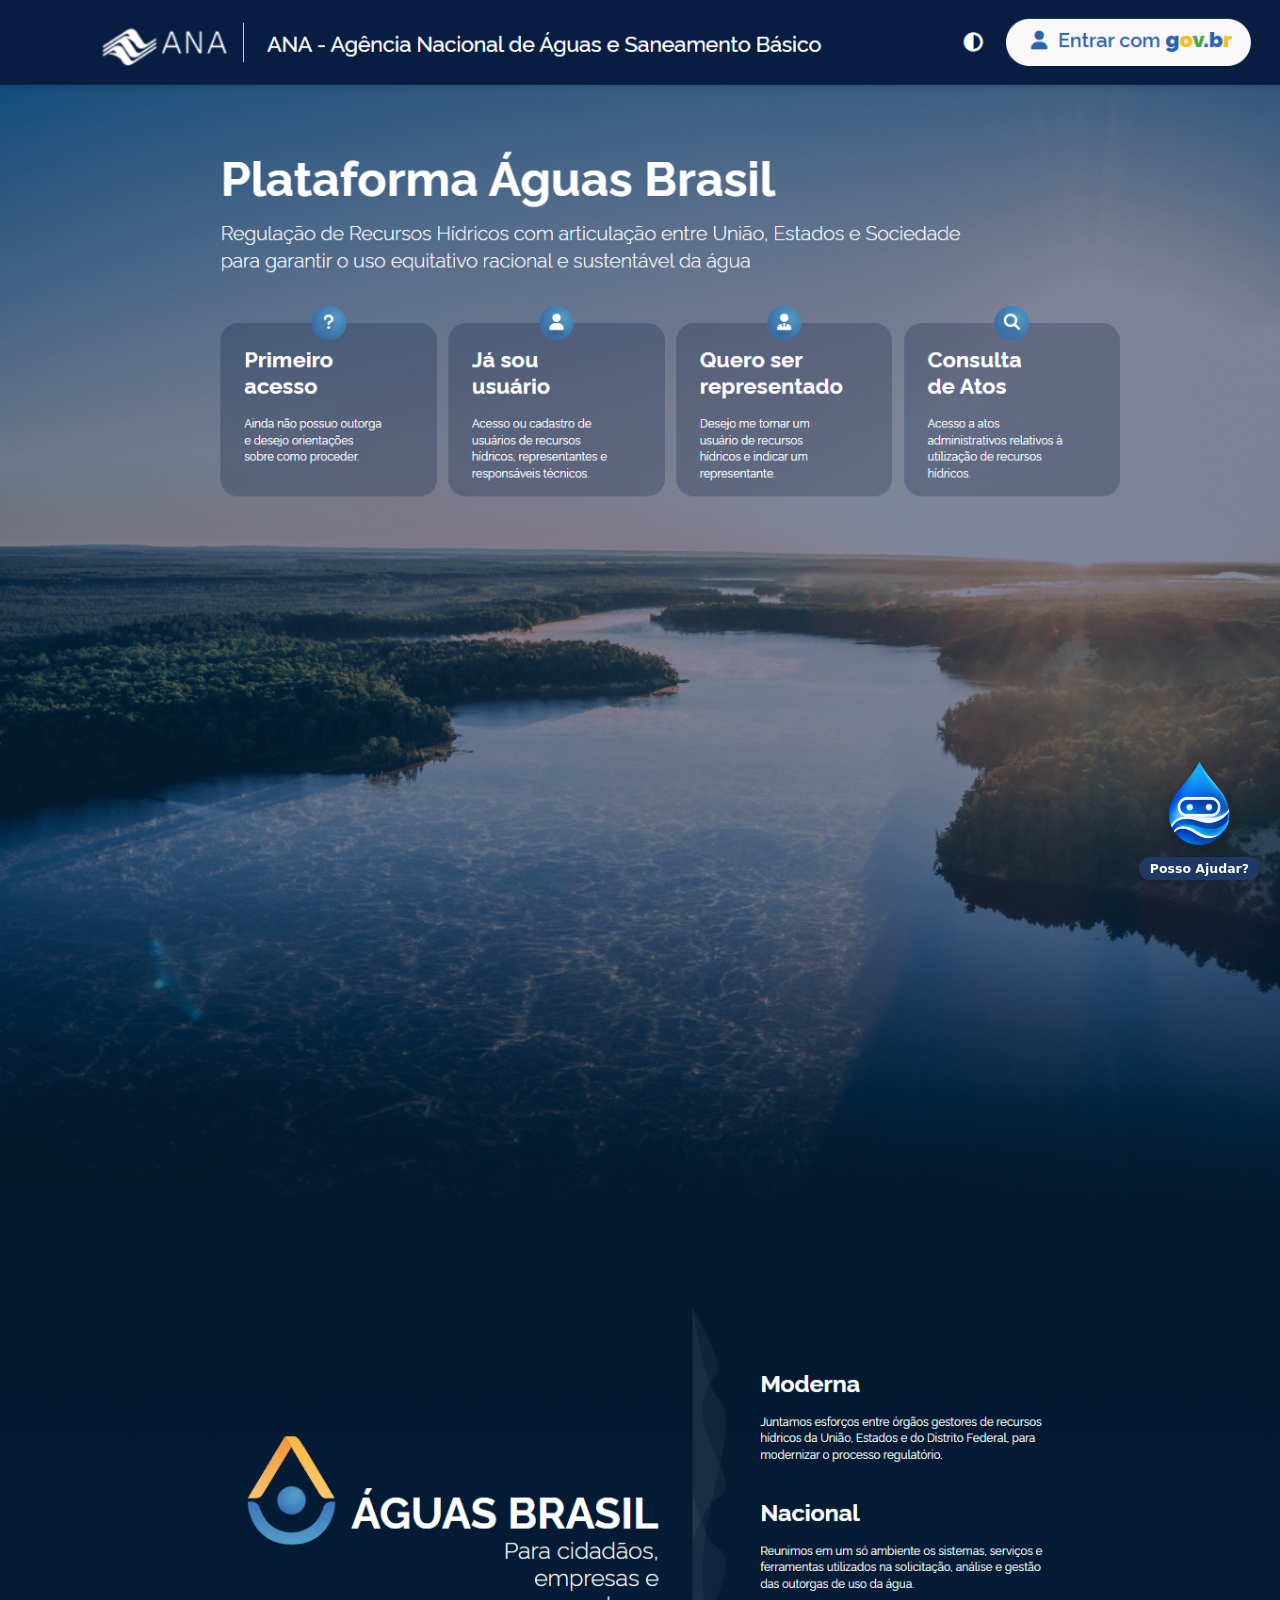
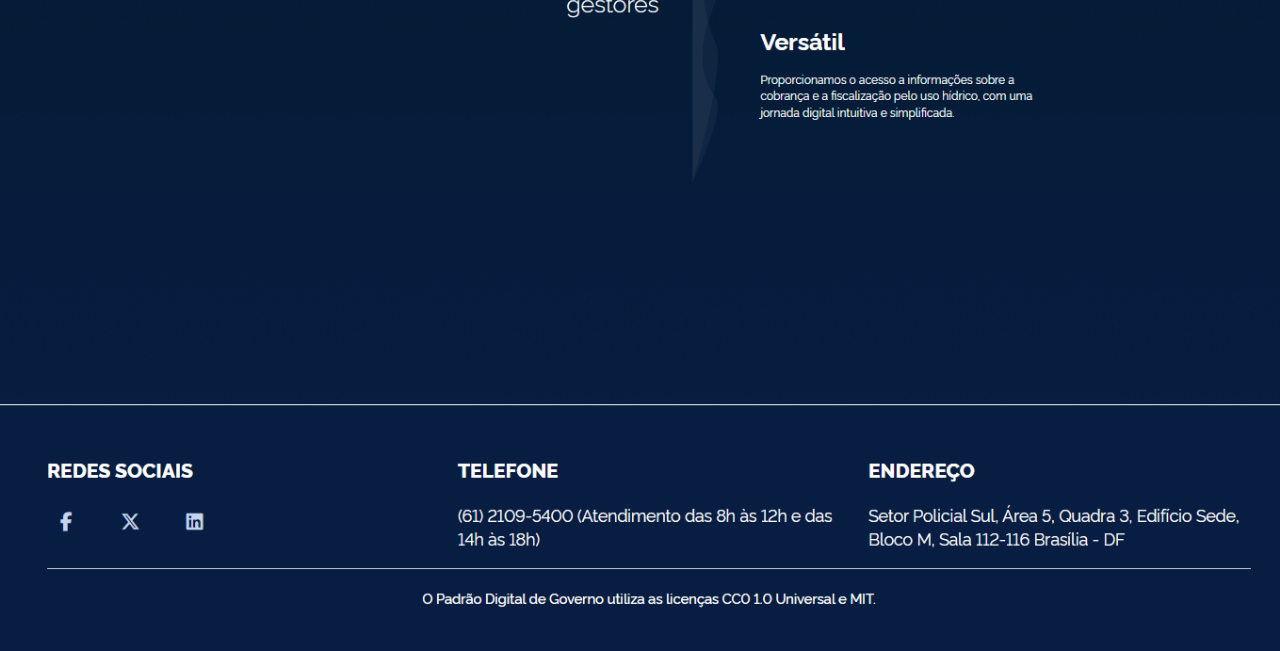
<file: web/demo.html>
<!doctype html>
<html lang="pt-BR">
<head>
  <meta charset="utf-8">
  <meta name="viewport" content="width=device-width, initial-scale=1">
  <title>Plataforma Aguas Brasil (demonstracao)</title>
  <link rel="stylesheet" href="/web/widget.css">
  <style>
    html, body { margin: 0; background: #0a1e3a; }
    /* A imagem real do portal e o fundo/pagina; o widget flutua por cima. */
    .portal { display: block; width: 100%; max-width: 1359px; margin: 0 auto; height: auto; }
  </style>
</head>
<body>
  <img class="portal" src="/web/fundo_portal.png"
       alt="Plataforma Aguas Brasil (imagem do portal - demonstracao)">

  <!-- Assistente virtual (widget) flutuando sobre a pagina -->
  <script src="/web/widget.js" data-api=""></script>
</body>
</html>
</file>
<file: web/widget.css>
/* Widget Aguas Brasil - estilo sobrio, uma cor de destaque (azul-marinho) */
.abw-root { --abw-accent:#1f3864; --abw-accent-2:#2a4a7f; --abw-bg:#ffffff;
  --abw-user:#e7edf6; --abw-bot:#f4f5f7; --abw-text:#1c1f24; --abw-muted:#5b6470;
  position:fixed; bottom:20px; right:20px; z-index:2147483000;
  font-family:'Segoe UI',system-ui,Arial,sans-serif; }

/* Lancador: logo (imagem) + legenda "Posso Ajudar?" abaixo. */
.abw-launcher { display:flex; flex-direction:column; align-items:center; gap:6px;
  cursor:pointer; user-select:none; }
.abw-launcher img { width:92px; height:92px; object-fit:contain; display:block;
  filter:drop-shadow(0 5px 11px rgba(0,0,0,.32)); transition:transform .12s ease; }
.abw-launcher:hover img { transform:scale(1.05); }
.abw-launcher .abw-caption { background:var(--abw-accent); color:#fff; font-size:12.5px;
  font-weight:600; padding:4px 11px; border-radius:14px; white-space:nowrap;
  box-shadow:0 3px 10px rgba(0,0,0,.2); }
/* Quando o chat esta aberto, o lancador some (fecha-se pelo "x" do card). */
.abw-root.abw-open .abw-launcher { display:none; }

.abw-panel { position:absolute; bottom:0; right:0; width:420px; max-width:calc(100vw - 32px);
  height:580px; max-height:calc(100vh - 120px); background:var(--abw-bg);
  border:1px solid #d6d9de; border-radius:12px; box-shadow:0 12px 40px rgba(0,0,0,.22);
  display:none; flex-direction:column; overflow:hidden; }
.abw-root.abw-open .abw-panel { display:flex; }

/* Janela maximizada: ocupa quase toda a tela, ancorada a direita. */
.abw-root.abw-maximized .abw-panel { position:fixed; top:20px; right:20px; bottom:20px;
  left:auto; width:min(960px, calc(100vw - 40px)); height:auto; max-height:none; }

.abw-header { background:var(--abw-accent); color:#fff; padding:15px 16px; position:relative; }
.abw-brand { display:flex; align-items:center; gap:10px; padding-right:64px; }
.abw-headlogo { width:46px; height:46px; object-fit:contain; flex:0 0 auto;
  filter:drop-shadow(0 1px 2px rgba(0,0,0,.4)); }
.abw-header h3 { margin:0; font-size:16.5px; font-weight:600; }
.abw-header p { margin:3px 0 0; font-size:12.5px; opacity:.85; }
.abw-header .abw-max, .abw-header .abw-close { position:absolute; top:14px; background:none;
  border:none; color:#fff; cursor:pointer; padding:4px; line-height:1; }
.abw-header .abw-close { right:12px; font-size:22px; }
.abw-header .abw-max { right:46px; }
.abw-header .abw-max i { display:block; width:13px; height:13px; border:1.7px solid #fff;
  border-radius:2px; position:relative; }
.abw-root.abw-maximized .abw-header .abw-max i { width:9px; height:9px; }
.abw-root.abw-maximized .abw-header .abw-max i::after { content:""; position:absolute;
  width:9px; height:9px; border:1.7px solid #fff; border-radius:2px; top:-4px; right:-4px;
  background:var(--abw-accent); }

.abw-body { flex:1; overflow-y:auto; padding:16px; background:#fbfbfc; }
.abw-msg { max-width:85%; padding:11px 14px; border-radius:12px; margin-bottom:12px;
  font-size:15px; line-height:1.5; white-space:pre-wrap; word-wrap:break-word; }
.abw-msg.bot { background:var(--abw-bot); color:var(--abw-text); border-bottom-left-radius:3px; }
.abw-msg.user { background:var(--abw-user); color:var(--abw-text); margin-left:auto;
  border-bottom-right-radius:3px; }
.abw-msg a { color:var(--abw-accent); word-break:break-all; }

.abw-typing { font-size:13px; color:var(--abw-muted); margin-bottom:10px; }

/* Chips de resposta rapida (opcoes clicaveis) */
.abw-chips { display:flex; flex-direction:column; gap:7px; margin:2px 0 12px; align-items:flex-start; }
.abw-chip { display:inline-flex; align-items:center; gap:9px; max-width:100%;
  background:#fff; color:var(--abw-accent); border:1.5px solid #cdd6e5; border-radius:20px;
  padding:9px 15px; font-size:14px; font-weight:500; line-height:1.25; cursor:pointer;
  text-align:left; transition:background .12s ease, color .12s ease, border-color .12s ease; }
.abw-chip:hover { background:var(--abw-accent); color:#fff; border-color:var(--abw-accent); }
.abw-chip .abw-ic { display:inline-flex; flex:0 0 auto; }
.abw-chip .abw-ic svg { display:block; }

.abw-footer { display:flex; gap:8px; padding:12px; border-top:1px solid #e5e7eb; background:#fff; }
.abw-footer input { flex:1; border:1px solid #cfd3da; border-radius:8px; padding:11px 13px;
  font-size:15px; outline:none; }
.abw-footer input:focus { border-color:var(--abw-accent); }
.abw-footer button { background:var(--abw-accent); color:#fff; border:none; border-radius:8px;
  padding:0 18px; font-size:15px; cursor:pointer; }
.abw-footer button:disabled { opacity:.5; cursor:default; }
</file>
